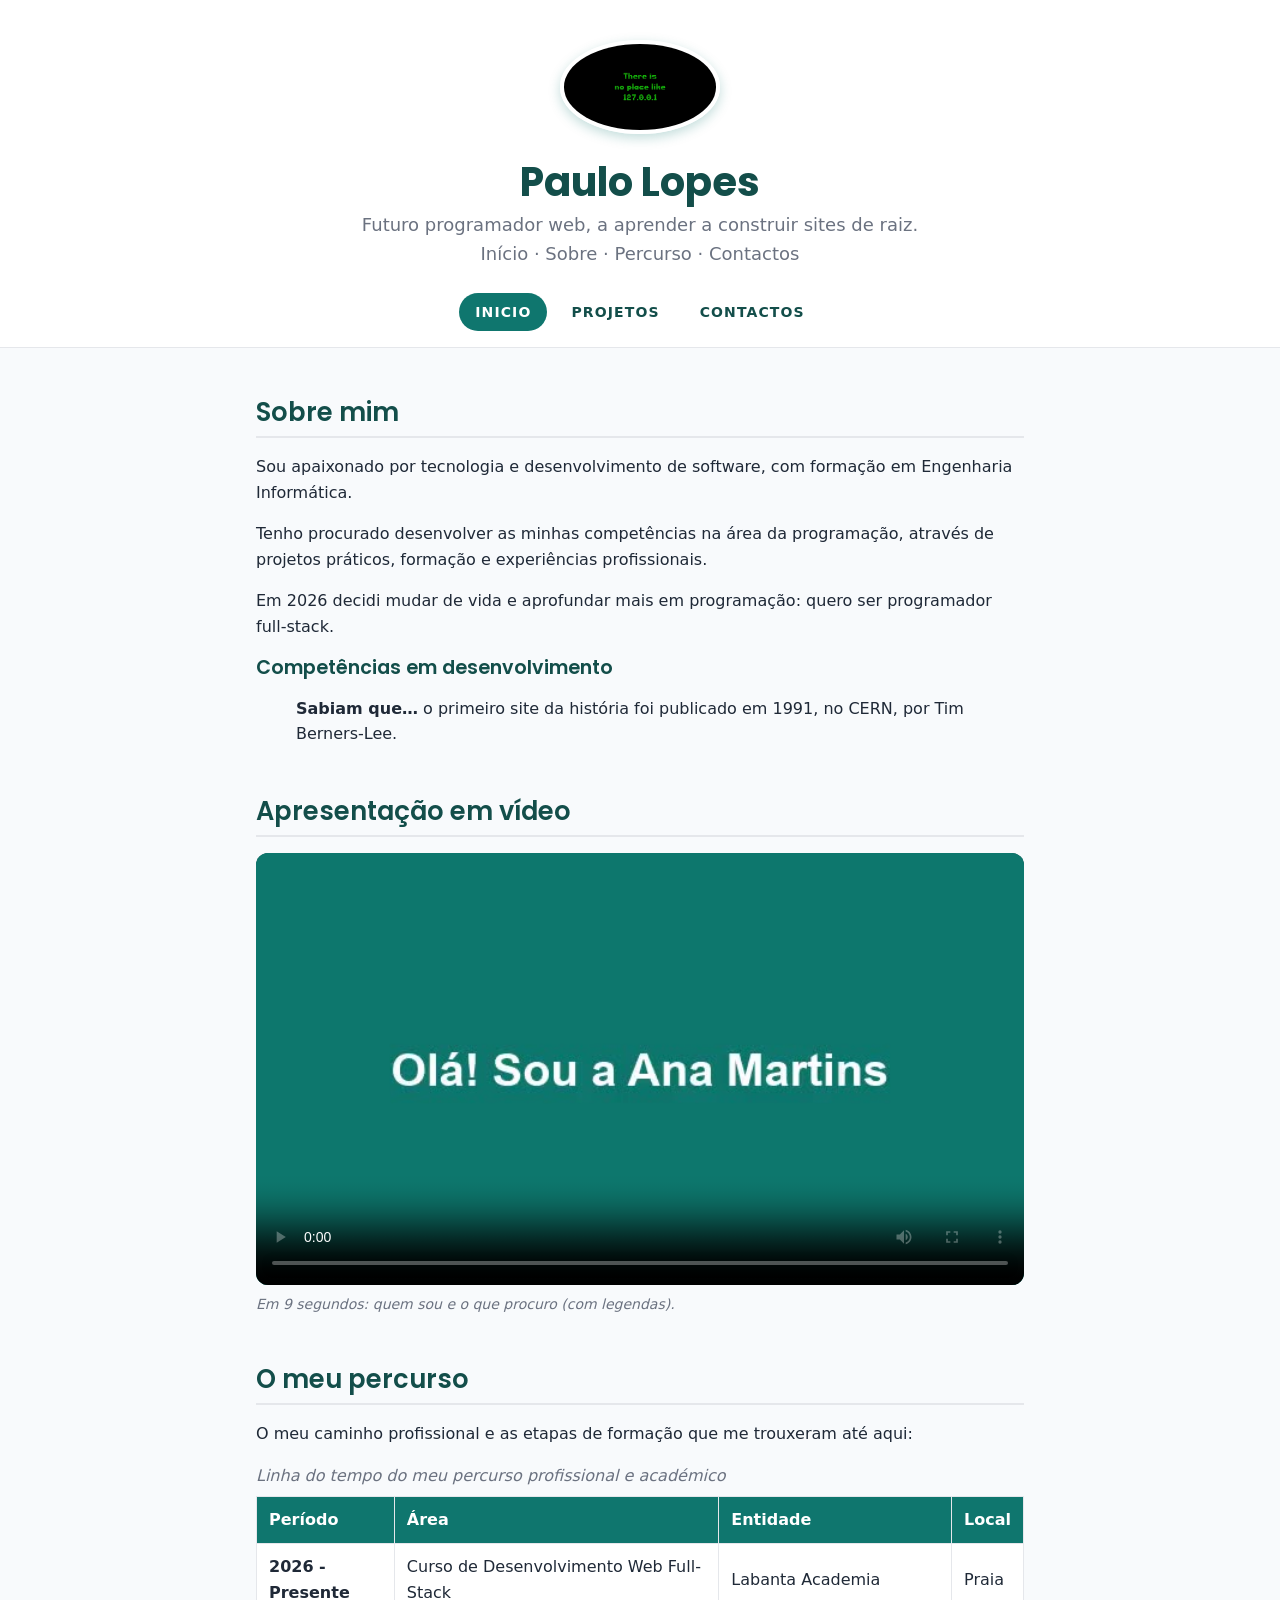
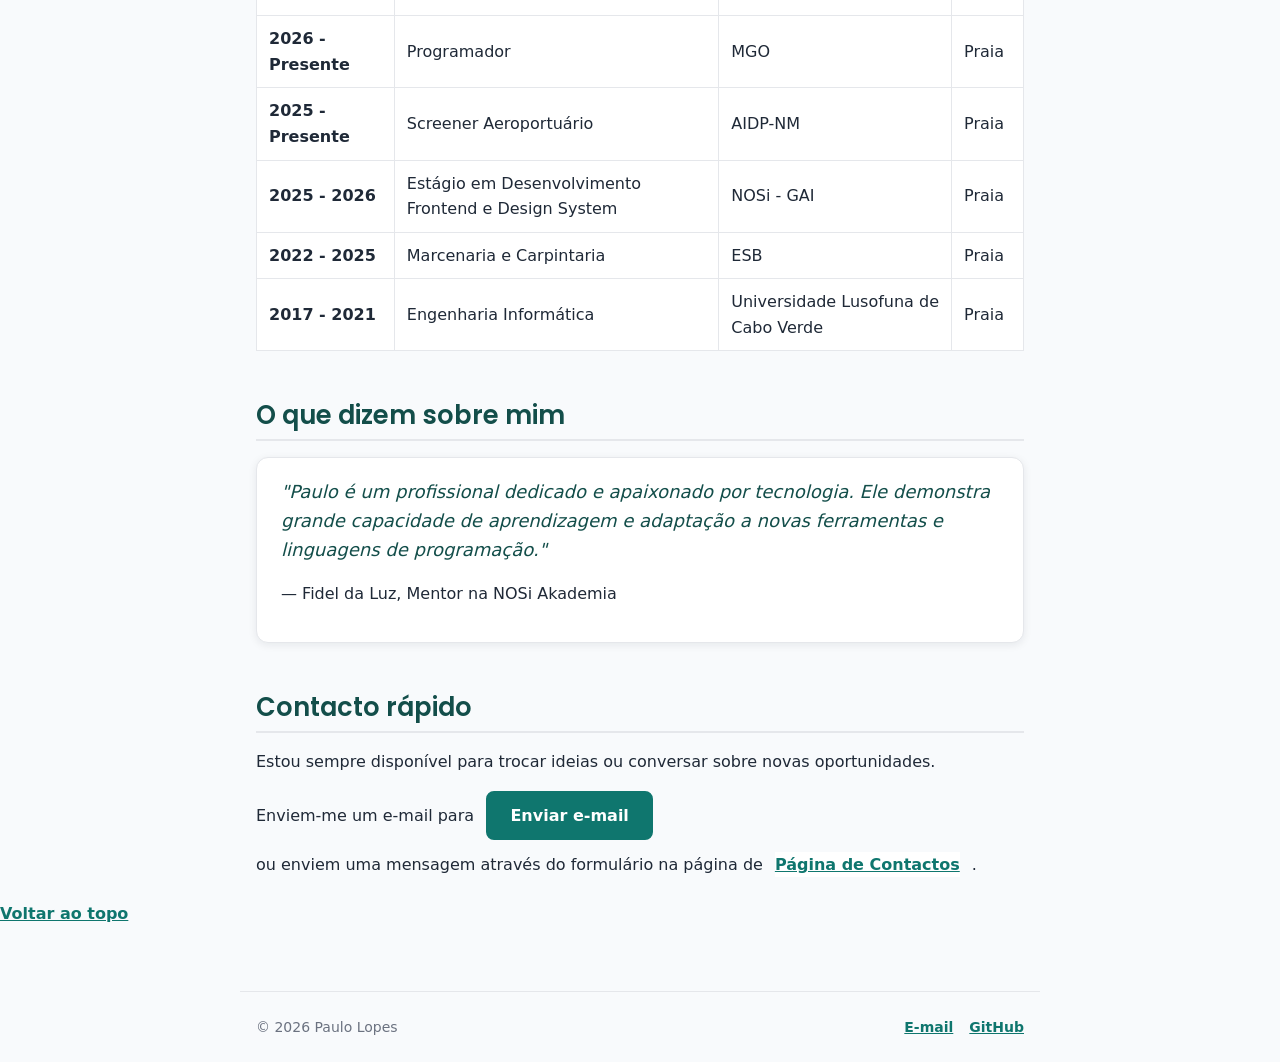
<file: index.html>
<!doctype html>
<html lang="pt-PT">
  <head>
    <meta charset="UTF-8" />
    <meta name="viewport" content="width=device-width, initial-scale=1.0" />
    <meta
      name="description"
      content="Portefólio de Paulo Lopes, programador web em formação. Apresentação, percurso de formação e projetos práticos."
    />
    <meta name="author" content="Paulo Lopes" />

    <title>Paulo Lopes | Portefólio</title>

    <link rel="icon" type="image/svg+xml" href="imagens/favicon.svg" />
    <link rel="stylesheet" href="css/style.css" />

    <link rel="preconnect" href="https://fonts.googleapis.com" />
    <link rel="preconnect" href="https://fonts.gstatic.com" crossorigin />
    <link
      href="https://fonts.googleapis.com/css2?family=Poppins:wght@600;700&display=swap"
      rel="stylesheet"
    />
  </head>
  <body>
    <a href="#conteudo" class="saltar">Saltar para o conteúdo</a>
    <header id="topo">
      <!-- Apresentação e Imagem -->
      <img
        src="imagens/foto.jpg"
        alt="foto de Paulo Lopes"
        width="160"
        height="160"
      />
      <h1>Paulo Lopes</h1>
      <p>Futuro programador web, a aprender a construir sites de raiz.</p>
      <nav aria-label="Menu principal">
        <p>Início · Sobre · Percurso · Contactos</p>
        <ul>
          <li><a href="index.html" aria-current="page">Inicio</a></li>
          <li><a href="projetos.html">Projetos</a></li>
          <li><a href="contactos.html">Contactos</a></li>
        </ul>
      </nav>
    </header>

    <main id="conteudo">
      <!-- Sobre mim -->
      <section>
        <h2>Sobre mim</h2>
        <p>
          Sou apaixonado por tecnologia e desenvolvimento de software, com
          formação em Engenharia Informática.
        </p>
        <p>
          Tenho procurado desenvolver as minhas competências na área da
          programação, através de projetos práticos, formação e experiências
          profissionais.
        </p>

        <p>
          Em 2026 decidi mudar de vida e aprofundar mais em programação: quero
          ser programador <span lang="en">full-stack</span>.
        </p>
        <h3>Competências em desenvolvimento</h3>
        <ul class="etiquetas>
          <li>HTML5 semântico e estruturação acessível</li>
          <li>Controlo de versões com Git e GitHub</li>
          <li>Atenção ao detalhe e organização de código</li>
          <li>Comunicação e trabalho em equipa</li>
        </ul>
        <aside class="curiosidade">
          <p>
            <strong>Sabiam que…</strong> o primeiro site da história foi
            publicado em 1991, no CERN, por Tim Berners-Lee.
          </p>
        </aside>
      </section>

      <section>
        <!-- Vídeo de apresentação -->
        <h2>Apresentação em vídeo</h2>
        <figure>
          <video
            controls
            width="640"
            height="360"
            preload="metadata"
            poster="imagens/video-capa.jpg"
          >
            <source src="video/apresentacao.mp4" type="video/mp4" />
            <track
              kind="captions"
              src="video/apresentacao.vtt"
              srclang="pt"
              label="Português"
              default
            />
            O vosso browser não consegue mostrar este vídeo.
            <a href="video/apresentacao.mp4">Descarreguem o vídeo</a>.
          </video>
          <figcaption>
            Em 9 segundos: quem sou e o que procuro (com legendas).
          </figcaption>
        </figure>
      </section>


      <!-- O meu percurso -->
      <section>
        <h2>O meu percurso</h2>
        <p>
          O meu caminho profissional e as etapas de formação que me trouxeram
          até aqui:
        </p>

        <div class="tabela-responsiva">
          <table>
            <caption>
              Linha do tempo do meu percurso profissional e académico
            </caption>
            <thead>
              <tr>
                <th scope="col">Período</th>
                <th scope="col">Área</th>
                <th scope="col">Entidade</th>
                <th scope="col">Local</th>
              </tr>
            </thead>
            <tbody>
              <tr>
                <th scope="row">2026 - Presente</th>
                <td>Curso de Desenvolvimento Web Full-Stack</td>
                <td>Labanta Academia</td>
                <td>Praia</td>
              </tr>
              <tr>
                <th scope="row">2026 - Presente</th>
                <td>Programador</td>
                <td>MGO</td>
                <td>Praia</td>
              </tr>
              <tr>
                <th scope="row">2025 - Presente</th>
                <td>Screener Aeroportuário</td>
                <td>AIDP-NM</td>
                <td>Praia</td>
              </tr>
              <tr>
                <th scope="row">2025 - 2026</th>
                <td>Estágio em Desenvolvimento Frontend e Design System</td>
                <td>NOSi - GAI</td>
                <td>Praia</td>
              </tr>
              <tr>
                <th scope="row">2022 - 2025</th>
                <td>Marcenaria e Carpintaria</td>
                <td>ESB</td>
                <td>Praia</td>
              </tr>
              <tr>
                <th scope="row">2017 - 2021</th>
                <td>Engenharia Informática</td>
                <td>Universidade Lusofuna de Cabo Verde</td>
                <td>Praia</td>
              </tr>
            </tbody>
          </table>
        </div>
      </section>

      <!-- Testemunhos -->
      <section>
        <h2>O que dizem sobre mim</h2>
        <article class="cartao">
          <blockquote>
            <p>
              "Paulo é um profissional dedicado e apaixonado por tecnologia. Ele
              demonstra grande capacidade de aprendizagem e adaptação a novas
              ferramentas e linguagens de programação."
            </p>
          </blockquote>
          <p>— Fidel da Luz, Mentor na NOSi Akademia</p>
        </article>
      </section>

      <!-- Contactos Rapidos -->
      <section>
        <h2>Contacto rápido</h2>
        <p>
          Estou sempre disponível para trocar ideias ou conversar sobre novas
          oportunidades.
        </p>
        <div class="acoes">
          Enviem-me um e-mail para
          <a href="mailto:pl65872@gmail.com" class="botao"
            >Enviar e-mail</a
          >
          ou enviem uma mensagem através do formulário na página de
          <a href="contactos.html#formulario-contacto" class="botao-secundario"
            >Página de Contactos</a
          >.
        </div>
      </section>
    </main>

    <a href="#topo">Voltar ao topo</a>

    <!-- Rodapé -->
    <footer>
      <p>&copy; 2026 Paulo Lopes</p>
      <ul class="redes">
        <li><a href="mailto:pl65872@gmail.com">E-mail</a></li>
        <li>
          <a
            href="https://github.com/LuisSDK"
            target="_blank"
            rel="noreferrer noopener"
            >GitHub</a
          >
        </li>
      </ul>
    </footer>
  </body>
</html>
</file>
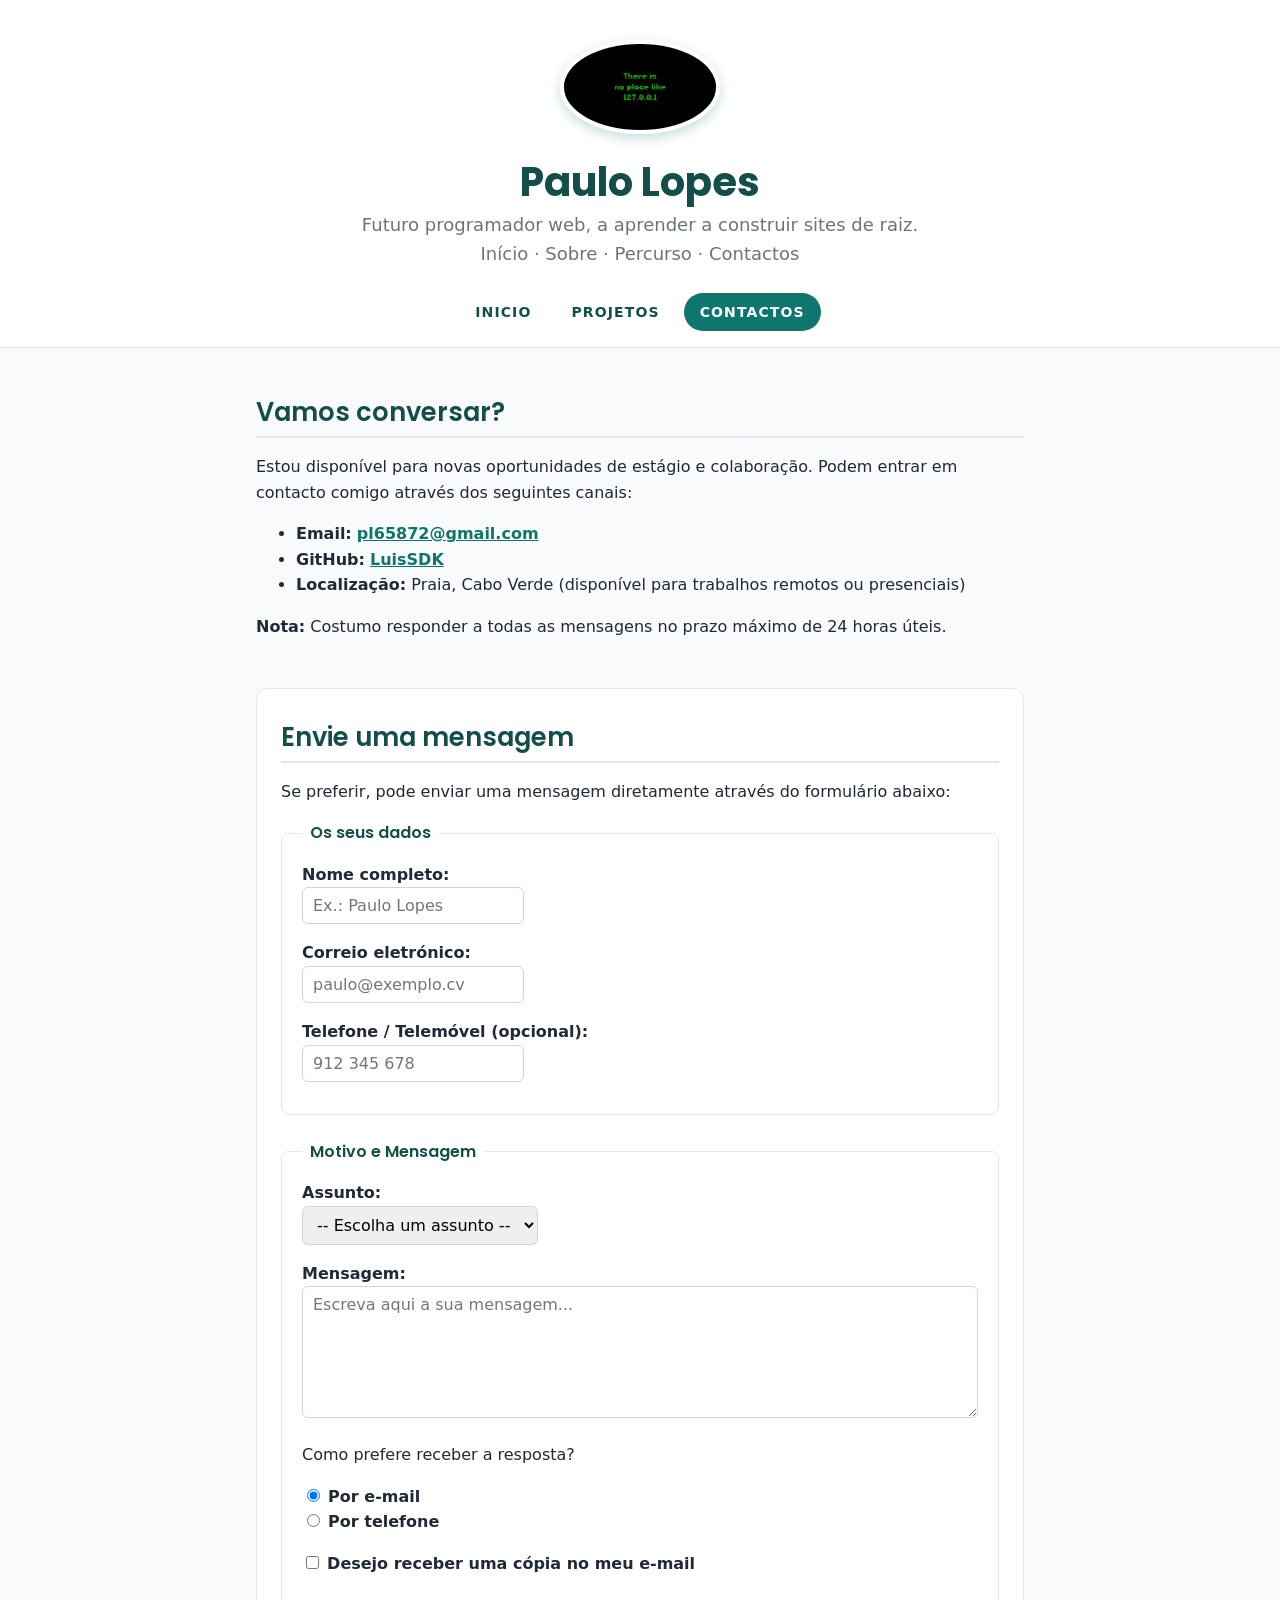
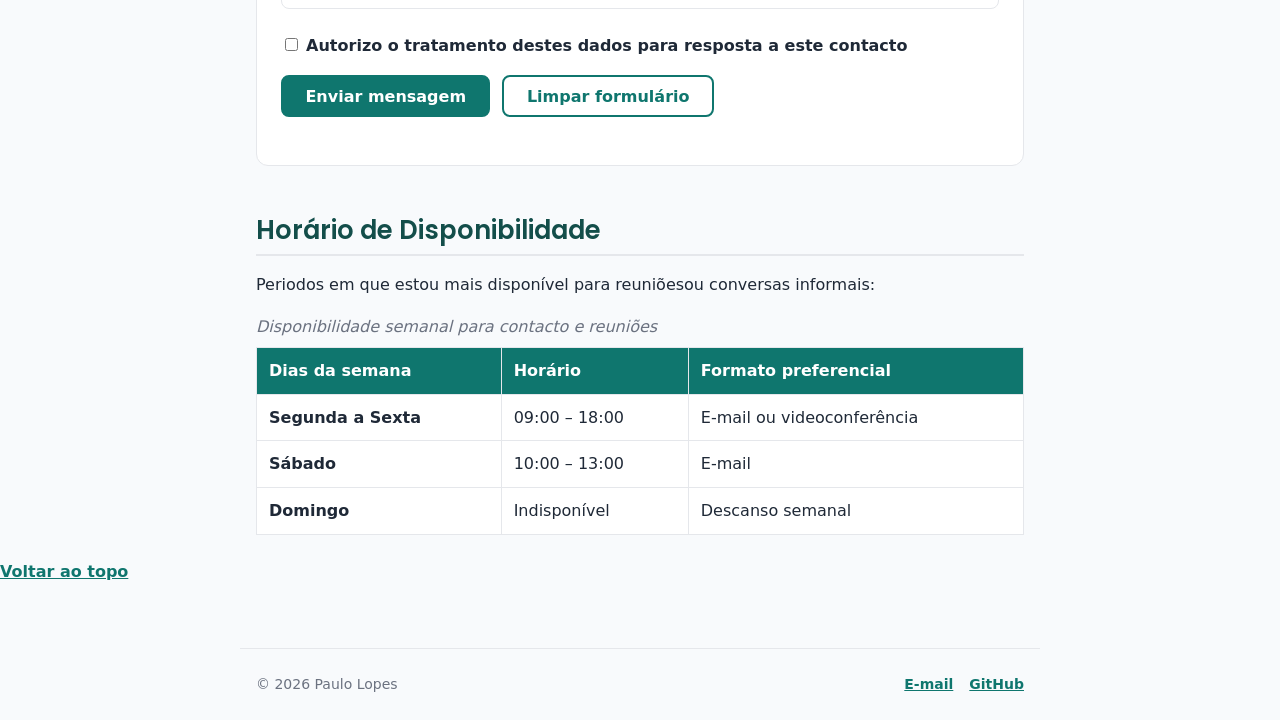
<file: contactos.html>
<!doctype html>
<html lang="pt-PT">
  <head>
    <meta charset="UTF-8" />
    <meta name="viewport" content="width=device-width, initial-scale=1.0" />
    <meta
      name="description"
      content="Entre em contacto com Paulo Lopes para propostas de estágio, projetos de desenvolvimento web ou esclarecimento de dúvidas."
    />
    <meta name="author" content="Paulo Lopes" />

    <title>Paulo Lopes | Contactos</title>

    <link rel="icon" type="image/svg+xml" href="imagens/favicon.svg" />
    <link rel="stylesheet" href="css/style.css" />
    <link rel="preconnect" href="https://fonts.googleapis.com" />
    <link rel="preconnect" href="https://fonts.gstatic.com" crossorigin />
    <link
      href="https://fonts.googleapis.com/css2?family=Poppins:wght@600;700&display=swap"
      rel="stylesheet"
    />
  </head>
  <body>
    <a href="#conteudo" class="saltar">Saltar para o conteúdo</a>

    <header id="topo">
      <!-- Apresentação e Imagem -->
      <img
        src="imagens/foto.jpg"
        alt="foto de Paulo Lopes"
        width="160"
        height="160"
      />
      <h1>Paulo Lopes</h1>
      <p>Futuro programador web, a aprender a construir sites de raiz.</p>
      <nav aria-label="Menu principal">
        <p>Início · Sobre · Percurso · Contactos</p>
        <ul>
          <li><a href="index.html">Inicio</a></li>
          <li><a href="projetos.html">Projetos</a></li>
          <li><a href="contactos.html" aria-current="page">Contactos</a></li>
        </ul>
      </nav>
    </header>

    <main id="conteudo">
      <section>
        <!-- Contactos Principais-->
        <h2>Vamos conversar?</h2>
        <p>
          Estou disponível para novas oportunidades de estágio e colaboração.
          Podem entrar em contacto comigo através dos seguintes canais:
        </p>

        <ul>
          <li>
            <strong>Email:</strong>
            <a href="mailto:pl65872@gmail.com">pl65872@gmail.com</a>
          </li>
          <li>
            <strong>GitHub:</strong>
            <a
              href="https://github.com/LuisSDK"
              target="_blank"
              rel="noopener noreferrer"
              >LuisSDK</a
            >
          </li>
          <li>
            <strong>Localização:</strong> Praia, Cabo Verde (disponível para
            trabalhos remotos ou presenciais)
          </li>
        </ul>
        <aside>
          <p>
            <strong>Nota:</strong> Costumo responder a todas as mensagens no
            prazo máximo de 24 horas úteis.
          </p>
        </aside>
      </section>

      <section id="formulario-contacto">
        <!-- Formulário de Contacto -->
        <h2>Envie uma mensagem</h2>
        <p>
          Se preferir, pode enviar uma mensagem diretamente através do
          formulário abaixo:
        </p>

        <form action="#" method="post">
          <!-- Os campos de formulário vão entrar aqui nos próximos passos -->
          <fieldset>
            <legend>Os seus dados</legend>
            <p>
              <label for="nome">Nome completo:</label><br />
              <input
                type="text"
                id="nome"
                name="nome"
                placeholder="Ex.: Paulo Lopes"
                minlength="3"
                maxlength="80"
                required
              />
            </p>

            <p>
              <label for="email">Correio eletrónico:</label><br />
              <input
                type="email"
                id="email"
                name="email"
                placeholder="paulo@exemplo.cv"
                required
              />
            </p>

            <p>
              <label for="telefone">Telefone / Telemóvel (opcional):</label
              ><br />
              <input
                type="tel"
                id="telefone"
                name="telefone"
                placeholder="912 345 678"
                pattern="[0-9]{9}"
                title="Indique um contacto telefónico válido com 9 algarismos"
              />
            </p>
          </fieldset>

          <fieldset>
            <legend>Motivo e Mensagem</legend>
            <p>
              <label for="assunto">Assunto:</label><br />
              <select id="assunto" name="assunto" required>
                <option value="">-- Escolha um assunto --</option>
                <option value="estagio">Proposta de estágio</option>
                <option value="projeto">Projeto ou colaboração</option>
                <option value="duvida">Dúvida / Troca de ideias</option>
                <option value="outro">Outro assunto</option>
              </select>
            </p>

            <p>
              <label for="mensagem">Mensagem:</label><br />
              <textarea
                id="mensagem"
                name="mensagem"
                rows="6"
                cols="40"
                placeholder="Escreva aqui a sua mensagem..."
                required
                minlength="10"
                maxlength="1000"
              ></textarea>
            </p>

            <p>Como prefere receber a resposta?</p>
            <p>
              <input
                type="radio"
                id="pref-email"
                name="preferencia"
                value="email"
                checked
              />
              <label for="pref-email">Por e-mail</label><br />
              <input
                type="radio"
                id="pref-telefone"
                name="preferencia"
                value="telefone"
              />
              <label for="pref-telefone">Por telefone</label>
            </p>

            <p>
              <input type="checkbox" id="copia" name="copia" value="sim" />
              <label for="copia">Desejo receber uma cópia no meu e-mail</label>
            </p>
          </fieldset>
          <p>
            <input
              type="checkbox"
              id="autorizacao"
              name="autorizacao"
              value="sim"
              required
            />
            <label for="autorizacao"
              >Autorizo o tratamento destes dados para resposta a este
              contacto</label
            >
          </p>

          <div class="acoes">
            <button type="submit" class="botao">Enviar mensagem</button>
            <button type="reset" class="botao botao-secundario">
              Limpar formulário
            </button>
          </div>
        </form>
      </section>

      <section>
        <!--Disponibilidade-->
        <h2>Horário de Disponibilidade</h2>
        <p>
          Periodos em que estou mais disponível para reuniõesou conversas
          informais:
        </p>

        <div class="tabela-responsiva">
          <table>
            <caption>
              Disponibilidade semanal para contacto e reuniões
            </caption>
            <thead>
              <tr>
                <th scope="col">Dias da semana</th>
                <th scope="col">Horário</th>
                <th scope="col">Formato preferencial</th>
              </tr>
            </thead>
            <tbody>
              <tr>
                <th scope="row">Segunda a Sexta</th>
                <td>09:00 – 18:00</td>
                <td>E-mail ou videoconferência</td>
              </tr>
              <tr>
                <th scope="row">Sábado</th>
                <td>10:00 – 13:00</td>
                <td>E-mail</td>
              </tr>
              <tr>
                <th scope="row">Domingo</th>
                <td>Indisponível</td>
                <td>Descanso semanal</td>
              </tr>
            </tbody>
          </table>
        </div>
      </section>
    </main>

    <a href="#topo">Voltar ao topo</a>

    <footer>
      <p>&copy; 2026 Paulo Lopes</p>
      <ul class="redes">
        <li><a href="mailto:pl65872@gmail.com">E-mail</a></li>
        <li>
          <a
            href="https://github.com/LuisSDK"
            target="_blank"
            rel="noreferrer noopener"
            >GitHub</a
          >
        </li>
      </ul>
    </footer>
  </body>
</html>
</file>
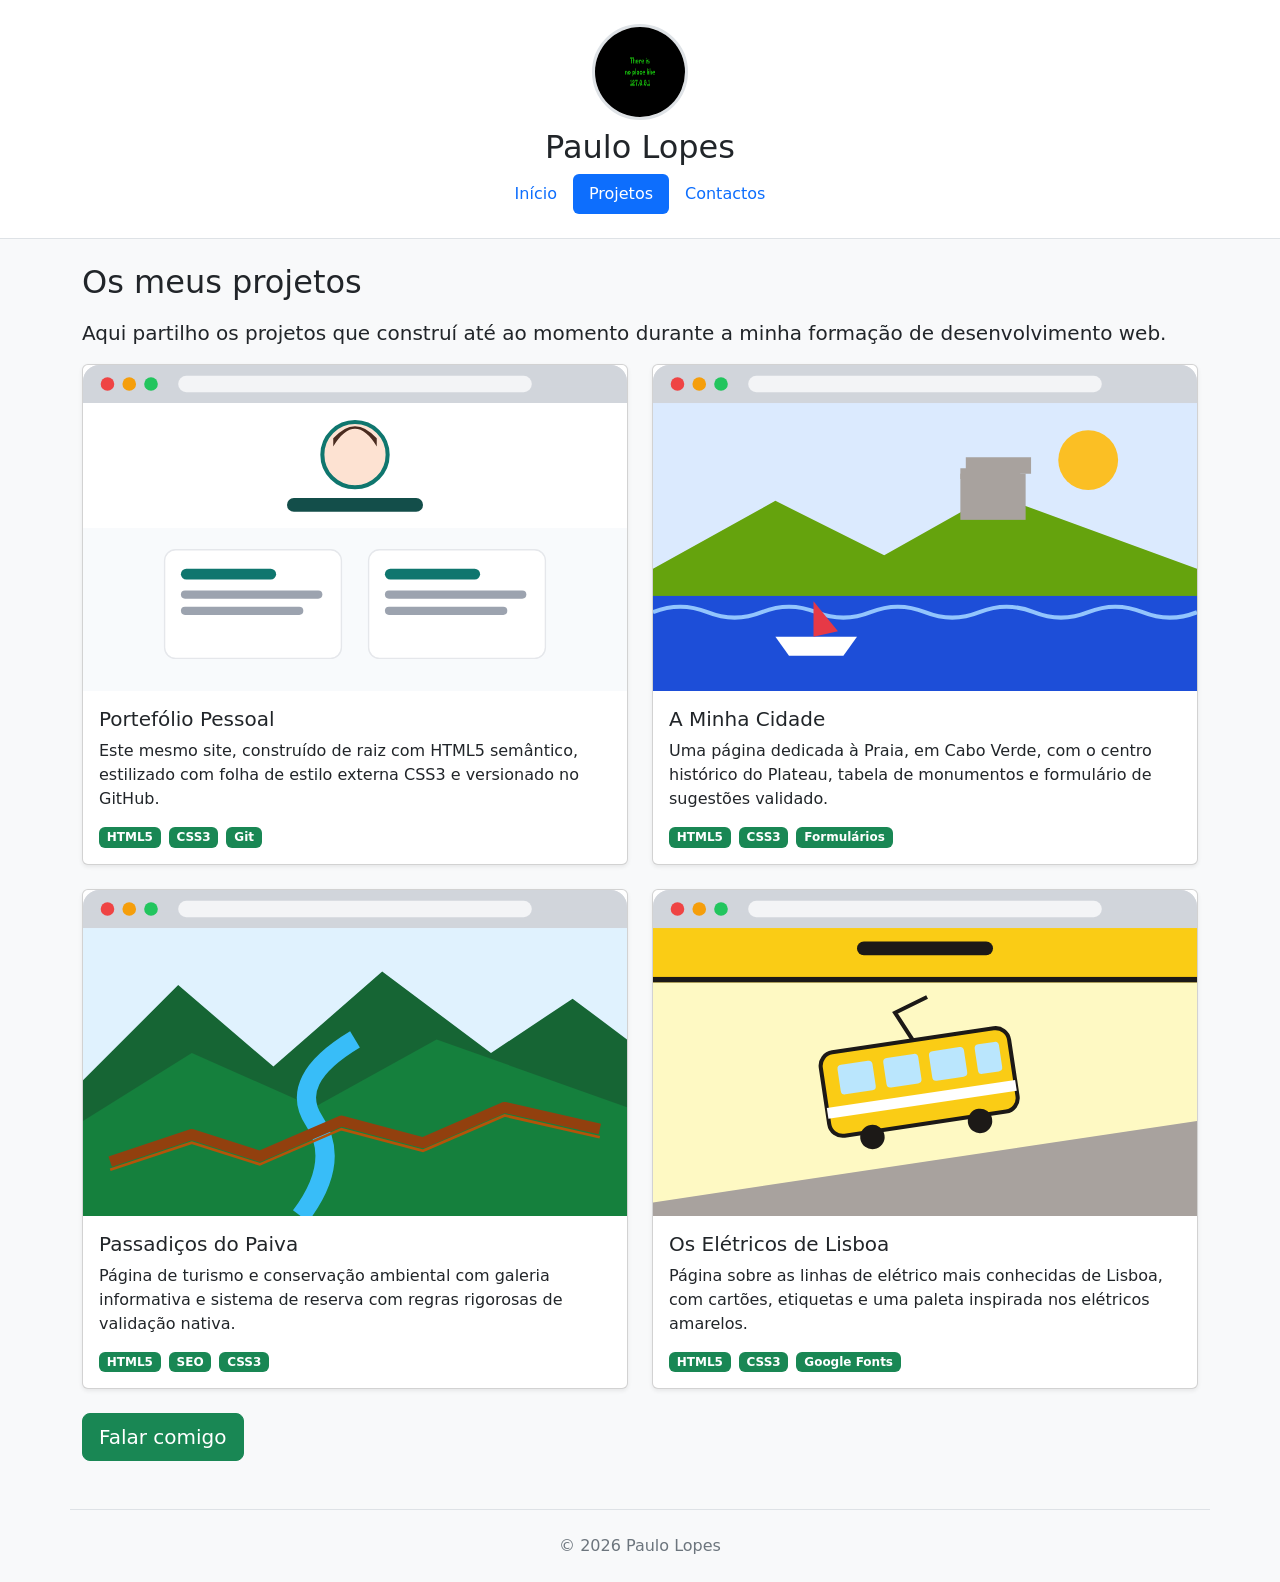
<file: projetos-bootstrap.html>
<!doctype html>
<html lang="pt-PT">
  <head>
    <meta charset="UTF-8" />
    <meta name="viewport" content="width=device-width, initial-scale=1.0" />
    <title>Projetos (versão Bootstrap) | Paulo Lopes</title>
    <link rel="icon" type="image/svg+xml" href="imagens/favicon.svg" />
    <!-- Bootstrap: uma folha de estilos pronta, carregada de um CDN -->
    <link
      rel="stylesheet"
      href="https://cdn.jsdelivr.net/npm/bootstrap@5.3.3/dist/css/bootstrap.min.css"
    />
  </head>
  <body class="bg-light">
    <header class="bg-white border-bottom py-4 mb-4">
      <div class="container text-center">
        <img
          src="imagens/foto.jpg"
          alt="foto de Paulo Lopes"
          width="96"
          height="96"
          class="rounded-circle border border-3"
        />
        <h1 class="h2 mt-2">Paulo Lopes</h1>
        <nav aria-label="Menu principal">
          <ul class="nav nav-pills justify-content-center">
            <li class="nav-item">
              <a class="nav-link" href="index.html">Início</a>
            </li>
            <li class="nav-item">
              <a
                class="nav-link active"
                aria-current="page"
                href="projetos-bootstrap.html"
                >Projetos</a
              >
            </li>
            <li class="nav-item">
              <a class="nav-link" href="contactos.html">Contactos</a>
            </li>
          </ul>
        </nav>
      </div>
    </header>
    <main class="container">
      <h2 class="mb-3">Os meus projetos</h2>
      <p class="lead">
        Aqui partilho os projetos que construí até ao momento durante a minha
        formação de desenvolvimento web.
      </p>
      <div class="row g-4">
        <div class="col-12 col-md-6">
          <article class="card h-100 shadow-sm">
            <img
              src="imagens/projeto-portefolio.svg"
              class="card-img-top img-fluid"
              alt="Página inicial do portefólio, com a fotografia, o nome e dois cartões"
              width="400"
              height="240"
            />
            <div class="card-body">
              <h3 class="card-title h5">Portefólio Pessoal</h3>
              <p class="card-text">
                Este mesmo site, construído de raiz com HTML5 semântico,
                estilizado com folha de estilo externa CSS3 e versionado no
                GitHub.
              </p>
              <div class="d-flex flex-wrap gap-2">
                <span class="badge text-bg-success">HTML5</span
                ><span class="badge text-bg-success">CSS3</span
                ><span class="badge text-bg-success">Git</span>
              </div>
            </div>
          </article>
        </div>
        <div class="col-12 col-md-6">
          <article class="card h-100 shadow-sm">
            <img
              src="imagens/projeto-cidade.svg"
              class="card-img-top img-fluid"
              alt="Página A Minha Cidade, sobre a Praia, capital de Cabo Verde"
              width="400"
              height="240"
            />
            <div class="card-body">
              <h3 class="card-title h5">A Minha Cidade</h3>
              <p class="card-text">
                Uma página dedicada à Praia, em Cabo Verde, com o centro histórico
                do Plateau, tabela de monumentos e formulário de sugestões validado.
              </p>
              <div class="d-flex flex-wrap gap-2">
                <span class="badge text-bg-success">HTML5</span
                ><span class="badge text-bg-success">CSS3</span
                ><span class="badge text-bg-success">Formulários</span>
              </div>
            </div>
          </article>
        </div>
        <div class="col-12 col-md-6">
          <article class="card h-100 shadow-sm">
            <img
              src="imagens/projeto-passadicos.svg"
              class="card-img-top img-fluid"
              alt="Página dos Passadiços do Paiva, com montanhas, o rio e o passadiço de madeira"
              width="400"
              height="240"
            />
            <div class="card-body">
              <h3 class="card-title h5">Passadiços do Paiva</h3>
              <p class="card-text">
                Página de turismo e conservação ambiental com galeria
                informativa e sistema de reserva com regras rigorosas de
                validação nativa.
              </p>
              <div class="d-flex flex-wrap gap-2">
                <span class="badge text-bg-success">HTML5</span
                ><span class="badge text-bg-success">SEO</span
                ><span class="badge text-bg-success">CSS3</span>
              </div>
            </div>
          </article>
        </div>
        <div class="col-12 col-md-6">
          <article class="card h-100 shadow-sm">
            <img
              src="imagens/projeto-eletricos.svg"
              class="card-img-top img-fluid"
              alt="Página Os Elétricos de Lisboa, com um elétrico amarelo numa rua a subir"
              width="400"
              height="240"
            />
            <div class="card-body">
              <h3 class="card-title h5">Os Elétricos de Lisboa</h3>
              <p class="card-text">
                Página sobre as linhas de elétrico mais conhecidas de Lisboa,
                com cartões, etiquetas e uma paleta inspirada nos elétricos
                amarelos.
              </p>
              <div class="d-flex flex-wrap gap-2">
                <span class="badge text-bg-success">HTML5</span
                ><span class="badge text-bg-success">CSS3</span
                ><span class="badge text-bg-success">Google Fonts</span>
              </div>
            </div>
          </article>
        </div>
      </div>
      <p class="mt-4">
        <a href="contactos.html" class="btn btn-success btn-lg">Falar comigo</a>
      </p>
    </main>
    <footer class="container text-center text-secondary border-top py-4 mt-5">
      <p class="mb-0">&copy; 2026 Paulo Lopes</p>
    </footer>
  </body>
</html>
</file>
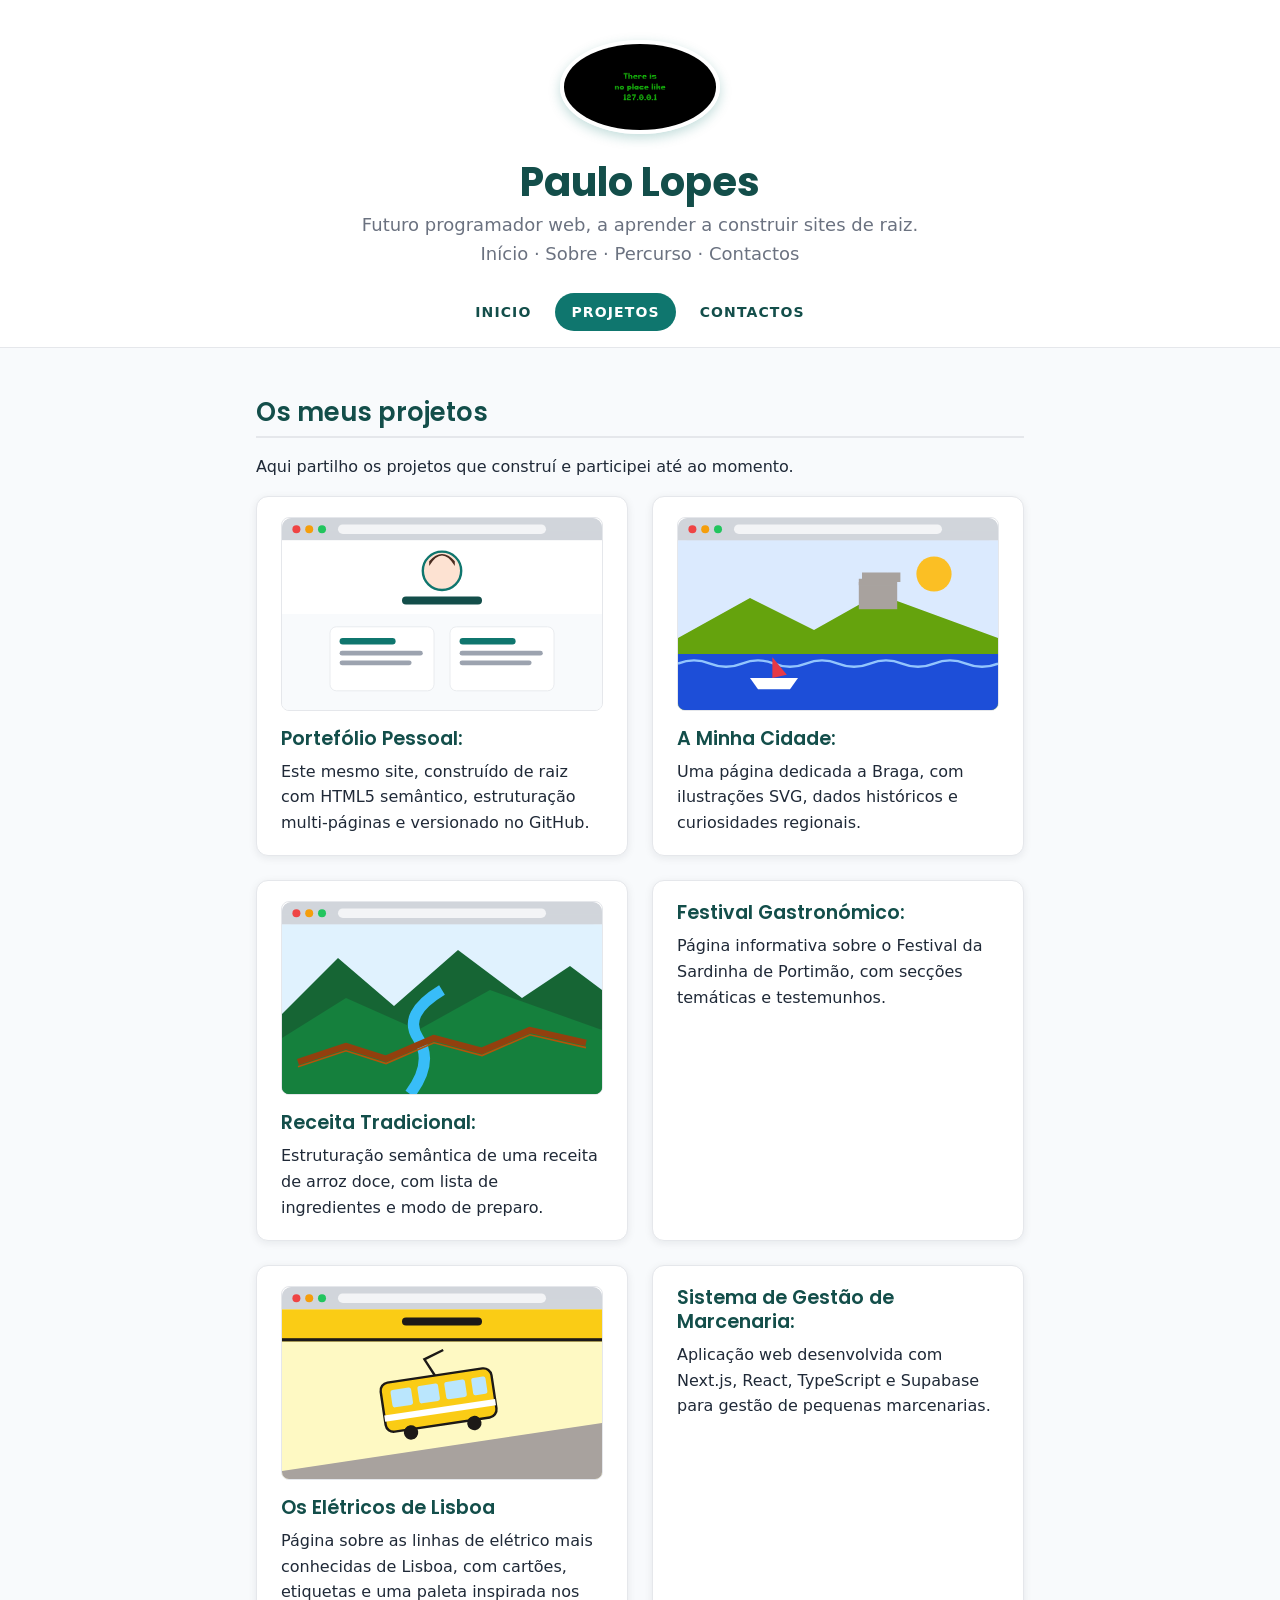
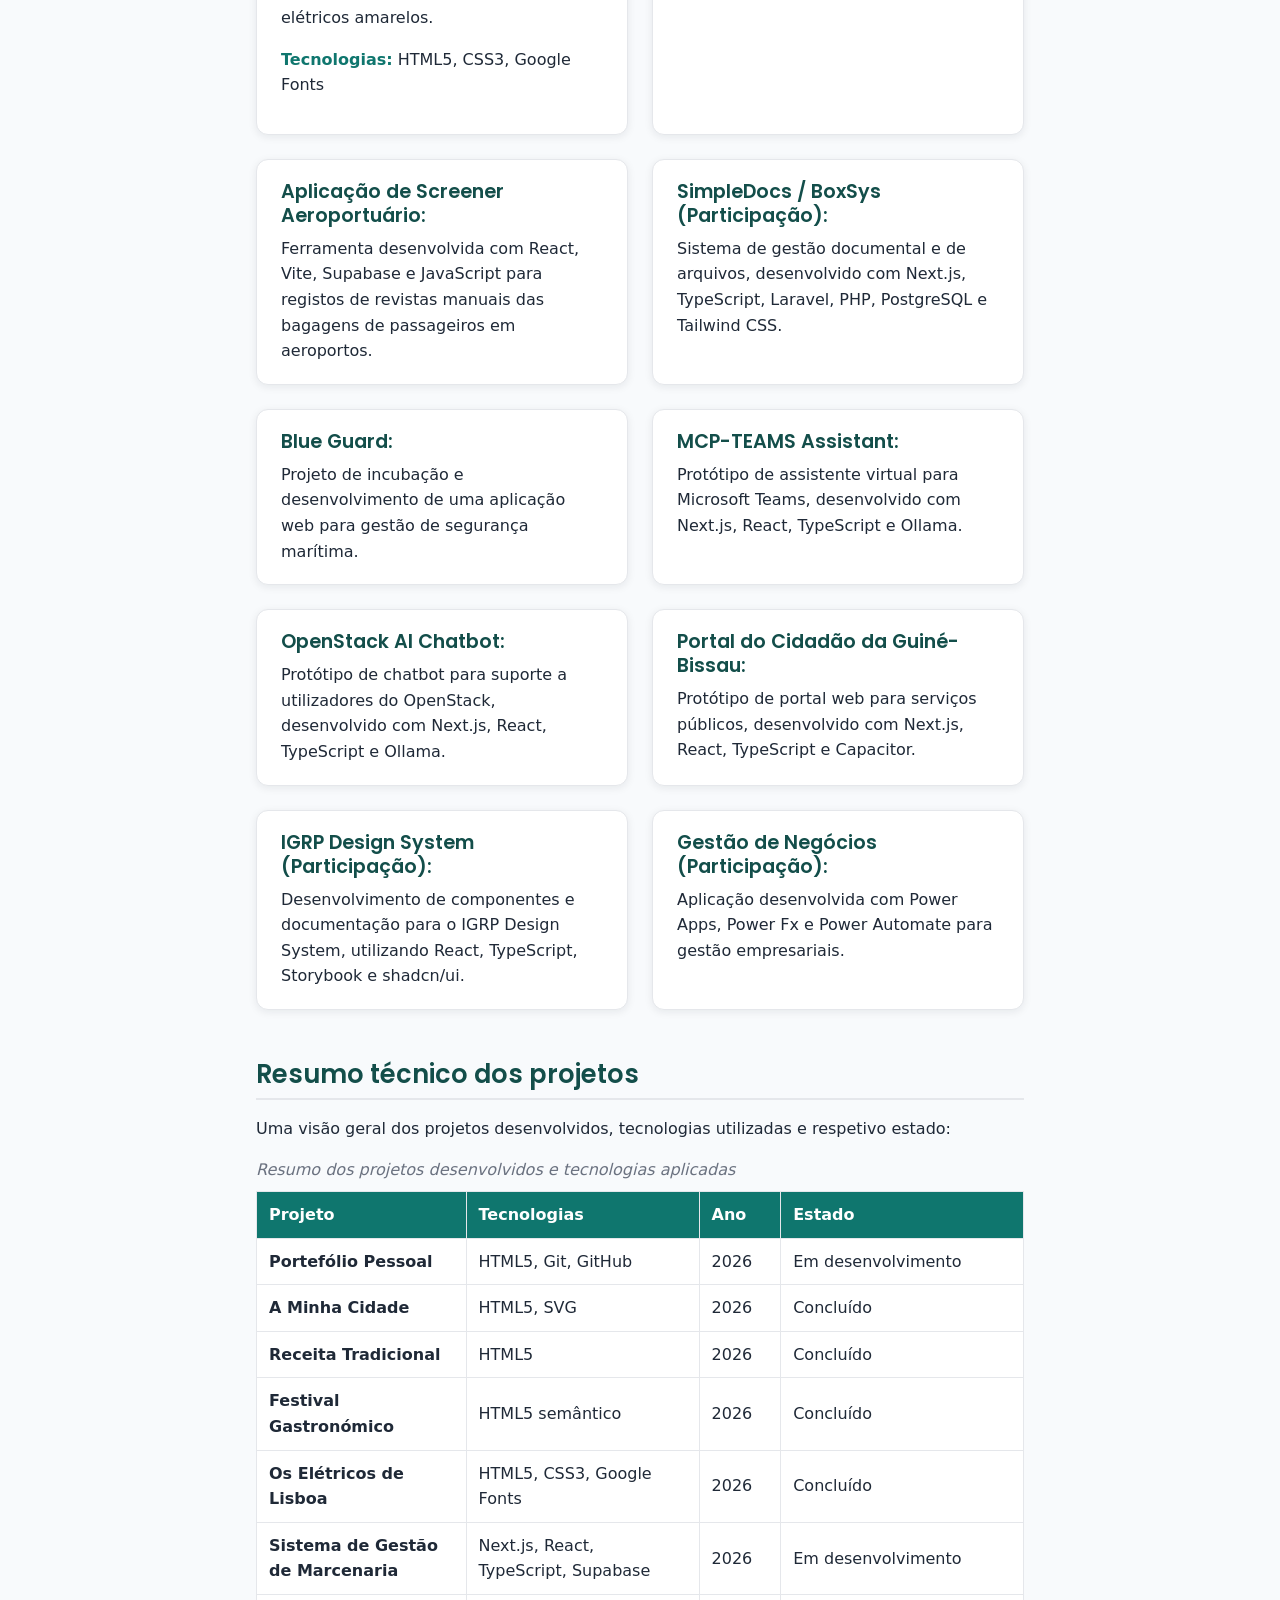
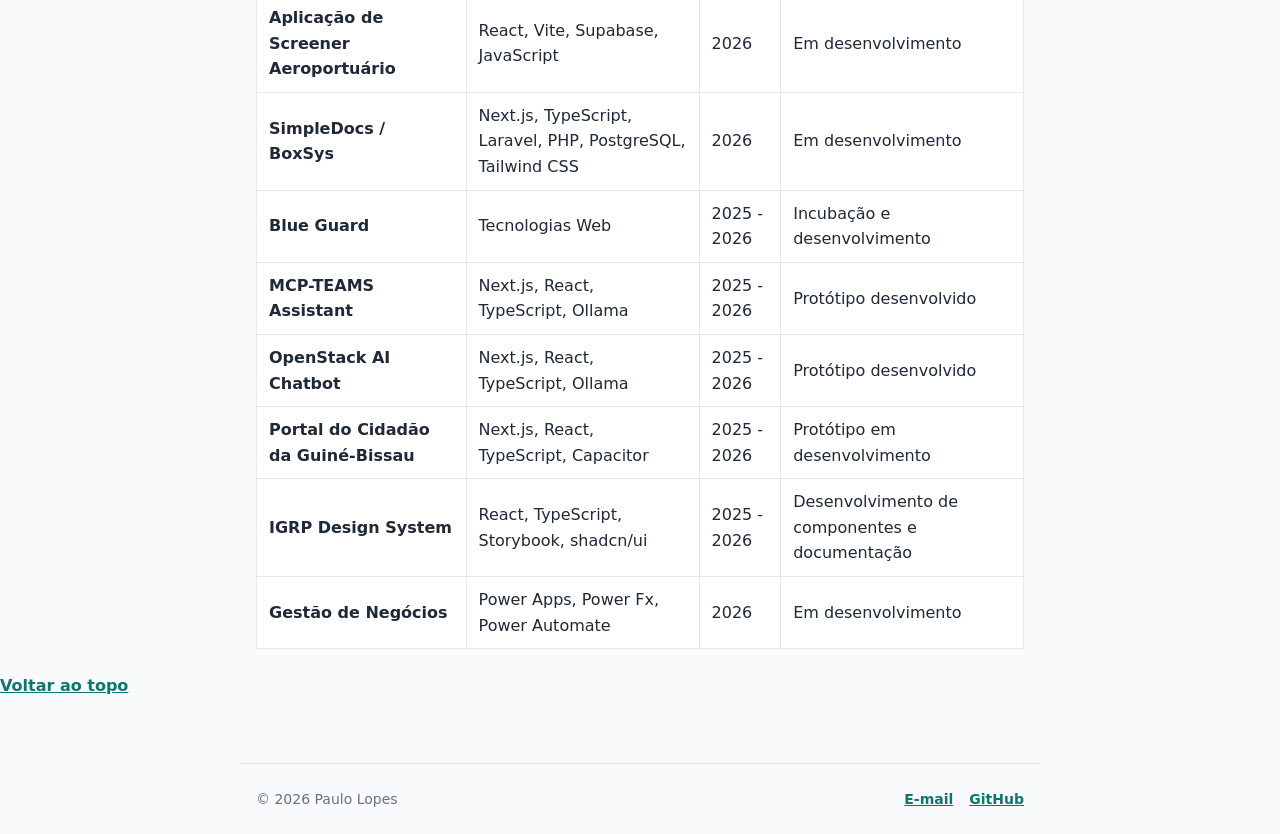
<file: projetos.html>
<!doctype html>
<html lang="pt-PT">
  <head>
    <meta charset="UTF-8" />
    <meta name="viewport" content="width=device-width, initial-scale=1.0" />
    <meta
      name="description"
      content="Projetos desenvolvidos por Paulo Lopes: portefólio pessoal, páginas semânticas, dados acessíveis e código versionado no GitHub."
    />
    <meta name="author" content="Paulo Lopes" />

    <title>Paulo Lopes | Projetos</title>

    <link rel="icon" type="image/svg+xml" href="imagens/favicon.svg" />
    <link rel="stylesheet" href="css/style.css" />
    <link rel="preconnect" href="https://fonts.googleapis.com" />
    <link rel="preconnect" href="https://fonts.gstatic.com" crossorigin />
    <link
      href="https://fonts.googleapis.com/css2?family=Poppins:wght@600;700&display=swap"
      rel="stylesheet"
    />
  </head>
  <body>
    <a href="#conteudo" class="saltar">Saltar para o conteúdo</a>

    <header id="topo">
      <!-- Apresentação e Imagem -->
      <img
        src="imagens/foto.jpg"
        alt="foto de Paulo Lopes"
        width="160"
        height="160"
      />
      <h1>Paulo Lopes</h1>
      <p>Futuro programador web, a aprender a construir sites de raiz.</p>
      <nav aria-label="Menu principal">
        <p>Início · Sobre · Percurso · Contactos</p>
        <ul>
          <li><a href="index.html">Inicio</a></li>
          <li><a href="projetos.html" aria-current="page">Projetos</a></li>
          <li><a href="contactos.html">Contactos</a></li>
        </ul>
      </nav>
    </header>

    <main id="conteudo">
      <section>
        <h2>Os meus projetos</h2>
        <p>
          Aqui partilho os projetos que construí e participei até ao momento.
        </p>
        <div class="grelha-projetos">
          <article class="cartao">
            <img
              src="imagens/projeto-portefolio.svg"
              alt="Página inicial do portefólio, com a fotografia, o nome e dois cartões"
              width="400"
              height="240"
            />
            <h3>Portefólio Pessoal:</h3>
            Este mesmo site, construído de raiz com HTML5 semântico,
            estruturação multi-páginas e versionado no GitHub.
          </article>
          <article class="cartao">
            <img
              src="imagens/projeto-cidade.svg"
              alt="Página inicial do portefólio, com a fotografia, o nome e dois cartões"
              width="400"
              height="240"
            />
            <h3>A Minha Cidade:</h3>
            Uma página dedicada a Braga, com ilustrações SVG, dados históricos e
            curiosidades regionais.
          </article>
          <article class="cartao">
            <img
              src="imagens/projeto-passadicos.svg"
              alt="Página inicial do portefólio, com a fotografia, o nome e dois cartões"
              width="400"
              height="240"
            />
            <h3>Receita Tradicional:</h3>
            Estruturação semântica de uma receita de arroz doce, com lista de
            ingredientes e modo de preparo.
          </article>
          <article class="cartao">
            <h3>Festival Gastronómico:</h3>
            Página informativa sobre o Festival da Sardinha de Portimão, com
            secções temáticas e testemunhos.
          </article>
          <article class="cartao">
            <img
              src="imagens/projeto-eletricos.svg"
              alt="Página inicial do portefólio, com a fotografia, o nome e dois cartões"
              width="400"
              height="240"
            />
            <h3>Os Elétricos de Lisboa</h3>
            <p>
              Página sobre as linhas de elétrico mais conhecidas de Lisboa, com
              cartões, etiquetas e uma paleta inspirada nos elétricos amarelos.
            </p>
            <p>
              <span class="destaque">Tecnologias:</span> HTML5, CSS3, Google
              Fonts
            </p>
          </article>

          <article class="cartao">
            <h3>Sistema de Gestão de Marcenaria:</h3>
            Aplicação web desenvolvida com Next.js, React, TypeScript e Supabase
            para gestão de pequenas marcenarias.
          </article>
          <article class="cartao">
            <h3>Aplicação de Screener Aeroportuário:</h3>
            Ferramenta desenvolvida com React, Vite, Supabase e JavaScript para
            registos de revistas manuais das bagagens de passageiros em
            aeroportos.
          </article>
          <article class="cartao">
            <h3>SimpleDocs / BoxSys (Participação):</h3>
            Sistema de gestão documental e de arquivos, desenvolvido com
            Next.js, TypeScript, Laravel, PHP, PostgreSQL e Tailwind CSS.
          </article>
          <article class="cartao">
            <h3>Blue Guard:</h3>
            Projeto de incubação e desenvolvimento de uma aplicação web para
            gestão de segurança marítima.
          </article>
          <article class="cartao">
            <h3>MCP-TEAMS Assistant:</h3>
            Protótipo de assistente virtual para Microsoft Teams, desenvolvido
            com Next.js, React, TypeScript e Ollama.
          </article>
          <article class="cartao">
            <h3>OpenStack AI Chatbot:</h3>
            Protótipo de chatbot para suporte a utilizadores do OpenStack,
            desenvolvido com Next.js, React, TypeScript e Ollama.
          </article>
          <article class="cartao">
            <h3>Portal do Cidadão da Guiné-Bissau:</h3>
            Protótipo de portal web para serviços públicos, desenvolvido com
            Next.js, React, TypeScript e Capacitor.
          </article>
          <article class="cartao">
            <h3>IGRP Design System (Participação):</h3>
            Desenvolvimento de componentes e documentação para o IGRP Design
            System, utilizando React, TypeScript, Storybook e shadcn/ui.
          </article>
          <article class="cartao">
            <h3>Gestão de Negócios (Participação):</h3>
            Aplicação desenvolvida com Power Apps, Power Fx e Power Automate
            para gestão empresariais.
          </article>
        </div>
      </section>

      <section>
        <!-- Tabela Resumo dos Projetos -->
        <h2>Resumo técnico dos projetos</h2>
        <p>
          Uma visão geral dos projetos desenvolvidos, tecnologias utilizadas e
          respetivo estado:
        </p>

        <div class="tabela-responsiva">
          <table>
            <caption>
              Resumo dos projetos desenvolvidos e tecnologias aplicadas
            </caption>
            <thead>
              <tr>
                <th scope="col">Projeto</th>
                <th scope="col">Tecnologias</th>
                <th scope="col">Ano</th>
                <th scope="col">Estado</th>
              </tr>
            </thead>
            <tbody>
              <tr>
                <th scope="row">Portefólio Pessoal</th>
                <td>HTML5, Git, GitHub</td>
                <td>2026</td>
                <td>Em desenvolvimento</td>
              </tr>
              <tr>
                <th scope="row">A Minha Cidade</th>
                <td>HTML5, SVG</td>
                <td>2026</td>
                <td>Concluído</td>
              </tr>
              <tr>
                <th scope="row">Receita Tradicional</th>
                <td>HTML5</td>
                <td>2026</td>
                <td>Concluído</td>
              </tr>
              <tr>
                <th scope="row">Festival Gastronómico</th>
                <td>HTML5 semântico</td>
                <td>2026</td>
                <td>Concluído</td>
              </tr>
              <tr>
                <th scope="row">Os Elétricos de Lisboa</th>
                <td>HTML5, CSS3, Google Fonts</td>
                <td>2026</td>
                <td>Concluído</td>
              </tr>
              <tr>
                <th scope="row">Sistema de Gestão de Marcenaria</th>
                <td>Next.js, React, TypeScript, Supabase</td>
                <td>2026</td>
                <td>Em desenvolvimento</td>
              </tr>
              <tr>
                <th scope="row">Aplicação de Screener Aeroportuário</th>
                <td>React, Vite, Supabase, JavaScript</td>
                <td>2026</td>
                <td>Em desenvolvimento</td>
              </tr>
              <tr>
                <th scope="row">SimpleDocs / BoxSys</th>
                <td>
                  Next.js, TypeScript, Laravel, PHP, PostgreSQL, Tailwind CSS
                </td>
                <td>2026</td>
                <td>Em desenvolvimento</td>
              </tr>
              <tr>
                <th scope="row">Blue Guard</th>
                <td>Tecnologias Web</td>
                <td>2025 - 2026</td>
                <td>Incubação e desenvolvimento</td>
              </tr>
              <tr>
                <th scope="row">MCP-TEAMS Assistant</th>
                <td>Next.js, React, TypeScript, Ollama</td>
                <td>2025 - 2026</td>
                <td>Protótipo desenvolvido</td>
              </tr>
              <tr>
                <th scope="row">OpenStack AI Chatbot</th>
                <td>Next.js, React, TypeScript, Ollama</td>
                <td>2025 - 2026</td>
                <td>Protótipo desenvolvido</td>
              </tr>
              <tr>
                <th scope="row">Portal do Cidadão da Guiné-Bissau</th>
                <td>Next.js, React, TypeScript, Capacitor</td>
                <td>2025 - 2026</td>
                <td>Protótipo em desenvolvimento</td>
              </tr>
              <tr>
                <th scope="row">IGRP Design System</th>
                <td>React, TypeScript, Storybook, shadcn/ui</td>
                <td>2025 - 2026</td>
                <td>Desenvolvimento de componentes e documentação</td>
              </tr>
              <tr>
                <th scope="row">Gestão de Negócios</th>
                <td>Power Apps, Power Fx, Power Automate</td>
                <td>2026</td>
                <td>Em desenvolvimento</td>
              </tr>
            </tbody>
          </table>
        </div>
      </section>
    </main>

    <a href="#topo">Voltar ao topo</a>

    <footer>
      <p>&copy; 2026 Paulo Lopes</p>
      <ul class="redes">
        <li><a href="mailto:pl65872@gmail.com">E-mail</a></li>
        <li>
          <a
            href="https://github.com/LuisSDK"
            target="_blank"
            rel="noreferrer noopener"
            >GitHub</a
          >
        </li>
      </ul>
    </footer>
  </body>
</html>
</file>
<file: css/style.css>
/* ==========================================================================
   Portefólio Pessoal — Ana Martins
   Folha de Estilos Principal (mobile-first: primeiro o telemóvel,
   depois os ecrãs maiores, na secção 7)
   As cores e as medidas que se repetem estão em variáveis, no :root.
   ========================================================================== */

/* --------------------------------------------------------------------------
   1. Base: caixas, corpo da página e largura do conteúdo
   -------------------------------------------------------------------------- */

/* Variáveis: a paleta e as medidas que se repetem, num só sítio.
   Para mudar uma cor no site todo, basta mudá-la aqui. */
:root {
  --cor-principal: #0f766e;
  --cor-principal-escura: #115e59;
  --cor-principal-media: #99f6e4;
  --cor-principal-clara: #f0fdfa;
  --cor-titulos: #134e4a;
  --cor-texto: #1f2937;
  --cor-texto-secundario: #6b7280;
  --cor-bordas: #e5e7eb;
  --cor-bordas-campos: #d1d5db;
  --cor-fundo: #f8fafc;
  --cor-branca: #ffffff;
  --cor-realce: #ea580c;
  --cor-realce-clara: #fff7ed;
  --raio: 12px;
  --sombra: 0 2px 8px rgba(15, 23, 42, 0.08);
  --sombra-forte: 0 8px 20px rgba(15, 23, 42, 0.14);
}

/* A largura de cada caixa passa a incluir o padding e a borda */
* {
  box-sizing: border-box;
}

body {
  font-family:
    system-ui,
    -apple-system,
    "Segoe UI",
    Roboto,
    sans-serif;
  line-height: 1.6;
  color: var(--cor-texto);
  background-color: var(--cor-fundo);
  margin: 0;
}

/* Contorno bem visível em tudo o que recebe o foco com o teclado */
:focus-visible {
  outline: 3px solid var(--cor-realce);
  outline-offset: 3px;
}

/* Conteúdo centrado, com uma largura máxima confortável para ler */
main {
  max-width: 800px;
  margin: 0 auto;
  padding: 0 16px;
}

/* --------------------------------------------------------------------------
   2. Texto e fontes
   -------------------------------------------------------------------------- */

h1,
h2,
h3 {
  font-family: "Poppins", system-ui, sans-serif;
  color: var(--cor-titulos);
  line-height: 1.25;
}

h1 {
  font-size: 2rem;
  font-weight: 700;
  margin: 16px 0 4px;
}

h2 {
  font-size: 1.4rem;
  font-weight: 600;
  margin: 48px 0 16px;
  padding-bottom: 8px;
  border-bottom: 2px solid var(--cor-bordas);
}

h3 {
  font-size: 1.2rem;
  font-weight: 600;
  margin: 0 0 8px;
}

p {
  margin: 0 0 16px;
}

a {
  color: var(--cor-principal);
  font-weight: 600;
}

a:hover {
  color: var(--cor-titulos);
}

img {
  max-width: 100%;
  height: auto;
}

/* Vídeo com legenda: ocupa a largura toda e encolhe no telemóvel */
figure {
  margin: 0 0 24px;
}

video {
  display: block;
  width: 100%;
  height: auto;
  border-radius: var(--raio);
  background-color: var(--cor-titulos);
}

figcaption {
  margin-top: 8px;
  font-size: 0.875rem;
  font-style: italic;
  color: var(--cor-texto-secundario);
}

/* --------------------------------------------------------------------------
   3. Cabeçalho, menu e rodapé
   -------------------------------------------------------------------------- */

/* Link para saltar o menu: escondido por cima do ecrã até receber o foco */
.saltar {
  position: absolute;
  top: 8px;
  left: 8px;
  padding: 8px 16px;
  color: var(--cor-branca);
  background-color: var(--cor-principal);
  border-radius: 8px;
  transform: translateY(-200%);
  transition: transform 0.2s;
}

.saltar:focus {
  color: var(--cor-branca);
  transform: translateY(0);
}

header {
  background-color: var(--cor-branca);
  border-bottom: 1px solid var(--cor-bordas);
  padding: 24px 16px 16px;
  text-align: center;
}

header img {
  border: 4px solid var(--cor-branca);
  border-radius: 50%;
  box-shadow: 0 4px 12px rgba(15, 118, 110, 0.25);
}

header p {
  font-size: 1.125rem;
  color: var(--cor-texto-secundario);
  margin-bottom: 0;
}

/* O menu é uma caixa flexível: os links ficam lado a lado e,
   se não couberem, passam para a linha de baixo */
nav ul {
  display: flex;
  flex-wrap: wrap;
  justify-content: center;
  gap: 8px;
  list-style: none;
  margin: 24px 0 0;
  padding: 0;
}

nav a {
  display: inline-block;
  padding: 8px 16px;
  font-size: 0.875rem;
  text-transform: uppercase;
  letter-spacing: 0.08em;
  text-decoration: none;
  color: var(--cor-titulos);
  border-radius: 999px;
  transition:
    background-color 0.2s,
    color 0.2s;
}

nav a:hover {
  color: var(--cor-principal);
  background-color: var(--cor-principal-clara);
}

/* A página onde estamos (aria-current="page") fica sempre marcada */
nav a[aria-current="page"] {
  color: var(--cor-branca);
  background-color: var(--cor-principal);
}

/* No telemóvel, o rodapé é uma coluna; nos ecrãs maiores, uma linha */
footer {
  display: flex;
  flex-direction: column;
  align-items: center;
  gap: 8px;
  max-width: 800px;
  margin: 64px auto 0;
  padding: 24px 16px;
  border-top: 1px solid var(--cor-bordas);
  font-size: 0.875rem;
  color: var(--cor-texto-secundario);
}

footer p {
  margin: 0;
}

.redes {
  display: flex;
  gap: 16px;
  list-style: none;
  margin: 0;
  padding: 0;
}

/* --------------------------------------------------------------------------
   4. Tabelas e formulários
   -------------------------------------------------------------------------- */

/* A caixa à volta da tabela desliza para o lado se a tabela não couber */
.tabela-responsiva {
  overflow-x: auto;
  margin: 16px 0 24px;
}

table {
  width: 100%;
  min-width: 560px;
  border-collapse: collapse;
  background-color: var(--cor-branca);
}

caption {
  margin-bottom: 8px;
  font-style: italic;
  text-align: left;
  color: var(--cor-texto-secundario);
}

th,
td {
  padding: 10px 12px;
  border: 1px solid var(--cor-bordas);
  text-align: left;
}

thead th {
  background-color: var(--cor-principal);
  color: var(--cor-branca);
}

fieldset {
  margin: 0 0 24px;
  padding: 16px 20px;
  border: 1px solid var(--cor-bordas);
  border-radius: 8px;
}

legend {
  padding: 0 8px;
  font-family: "Poppins", system-ui, sans-serif;
  font-weight: 600;
  color: var(--cor-titulos);
}

label {
  font-weight: 600;
}

input,
select,
textarea {
  padding: 8px 10px;
  border: 1px solid var(--cor-bordas-campos);
  border-radius: 6px;
  font-family: inherit;
  font-size: 1rem;
}

/* Sem border-box, os 100% + padding + borda sairiam do fieldset */
textarea {
  width: 100%;
}

/* --------------------------------------------------------------------------
   5. Componentes reutilizáveis (classes)
   -------------------------------------------------------------------------- */

.cartao {
  background-color: var(--cor-branca);
  border: 1px solid var(--cor-bordas);
  border-radius: var(--raio);
  padding: 20px 24px;
  margin-bottom: 24px;
  box-shadow: var(--sombra);
  transition:
    transform 0.2s,
    box-shadow 0.2s;
}

/* Imagem no topo de um cartão */
.cartao img {
  display: block;
  margin-bottom: 16px;
  border: 1px solid var(--cor-bordas);
  border-radius: 8px;
}

.cartao blockquote {
  margin: 0 0 12px;
  font-size: 1.125rem;
  font-style: italic;
  color: var(--cor-titulos);
}

.curiosidade {
  background-color: var(--cor-realce-clara);
  border-left: 4px solid var(--cor-realce);
  border-radius: 0 8px 8px 0;
  padding: 16px 20px;
  margin: 24px 0;
}

.curiosidade p {
  margin: 0;
}

.destaque {
  font-weight: 700;
  color: var(--cor-principal);
}

/* Padding em em: cresce e encolhe com o tamanho da letra do botão */
.botao {
  display: inline-block;
  padding: 0.6em 1.4em;
  font-family: inherit;
  font-size: 1rem;
  font-weight: 600;
  color: var(--cor-branca);
  background-color: var(--cor-principal);
  border: 2px solid var(--cor-principal);
  border-radius: 8px;
  text-decoration: none;
  cursor: pointer;
  transition:
    background-color 0.2s,
    transform 0.2s;
}

.botao:hover {
  color: var(--cor-branca);
  background-color: var(--cor-principal-escura);
  transform: translateY(-2px);
}

.botao-secundario {
  color: var(--cor-principal);
  background-color: var(--cor-branca);
}

.botao-secundario:hover {
  color: var(--cor-principal);
  background-color: var(--cor-principal-clara);
}

/* Competências em "etiquetas" lado a lado, que mudam de linha sozinhas */
.etiquetas {
  display: flex;
  flex-wrap: wrap;
  gap: 8px;
  list-style: none;
  margin: 0 0 24px;
  padding: 0;
}

.etiquetas li {
  padding: 4px 14px;
  font-size: 0.875rem;
  color: var(--cor-titulos);
  background-color: var(--cor-principal-clara);
  border: 1px solid var(--cor-principal-media);
  border-radius: 999px;
}

/* Botões lado a lado, alinhados ao centro, com espaço entre eles */
.acoes {
  display: flex;
  flex-wrap: wrap;
  align-items: center;
  gap: 12px;
  margin: 16px 0 24px;
}

/* Grelha de projetos: uma coluna no telemóvel (duas na secção 7) */
.grelha-projetos {
  display: grid;
  grid-template-columns: 1fr;
  gap: 24px;
}

/* Na grelha, o espaço entre os cartões é dado pelo gap */
.grelha-projetos .cartao {
  margin-bottom: 0;
}

/* O cartão sobe um pouco quando o rato passa por cima */
.grelha-projetos .cartao:hover {
  transform: translateY(-4px);
  box-shadow: var(--sombra-forte);
}

/* --------------------------------------------------------------------------
   6. Elementos únicos (id)
   -------------------------------------------------------------------------- */

#formulario-contacto {
  background-color: var(--cor-branca);
  border: 1px solid var(--cor-bordas);
  border-radius: var(--raio);
  padding: 8px 24px 24px;
  margin-top: 48px;
}

#formulario-contacto h2 {
  margin-top: 24px;
}

/* --------------------------------------------------------------------------
   7. Ecrãs maiores (media queries)
   -------------------------------------------------------------------------- */

/* A partir de 768px de largura (tablets e computadores) */
@media (min-width: 768px) {
  h1 {
    font-size: 2.5rem;
  }

  h2 {
    font-size: 1.6rem;
  }

  header {
    padding-top: 40px;
  }

  footer {
    flex-direction: row;
    justify-content: space-between;
  }

  .grelha-projetos {
    grid-template-columns: repeat(2, 1fr);
  }
}
</file>
